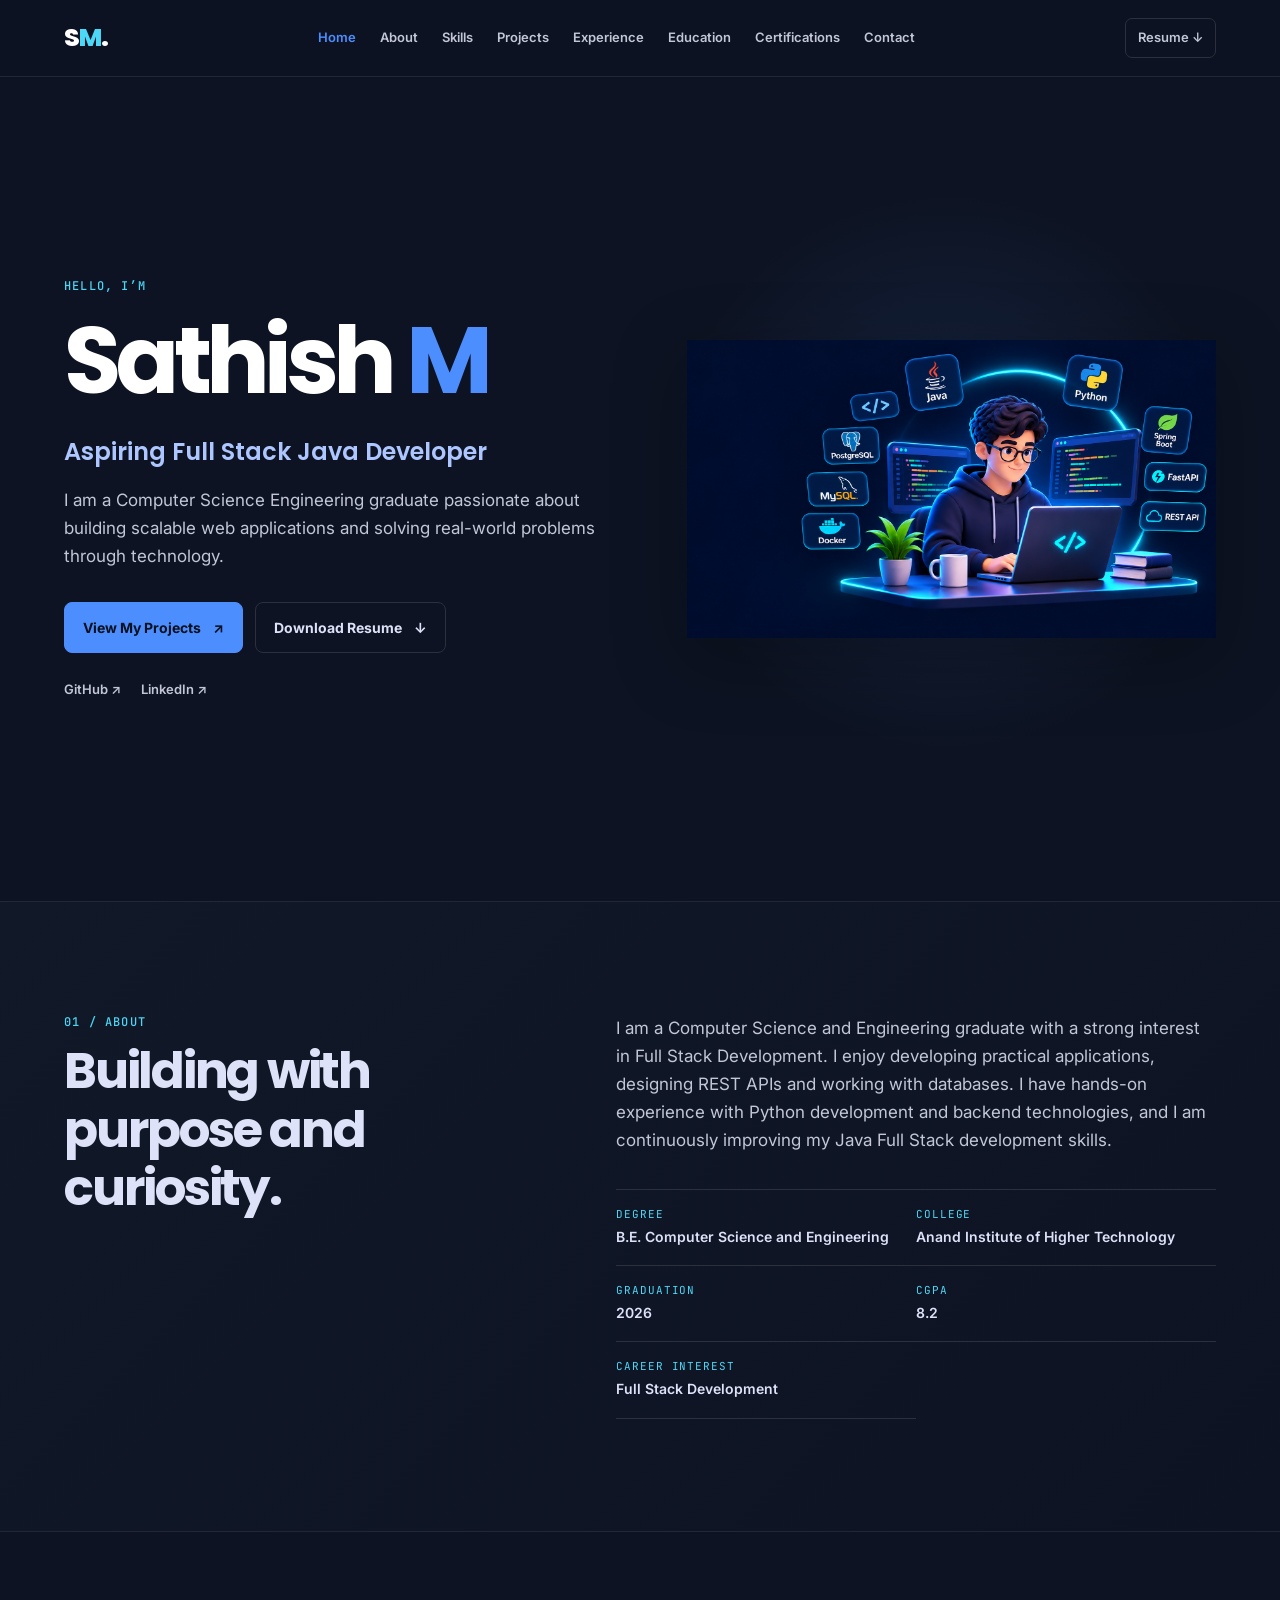
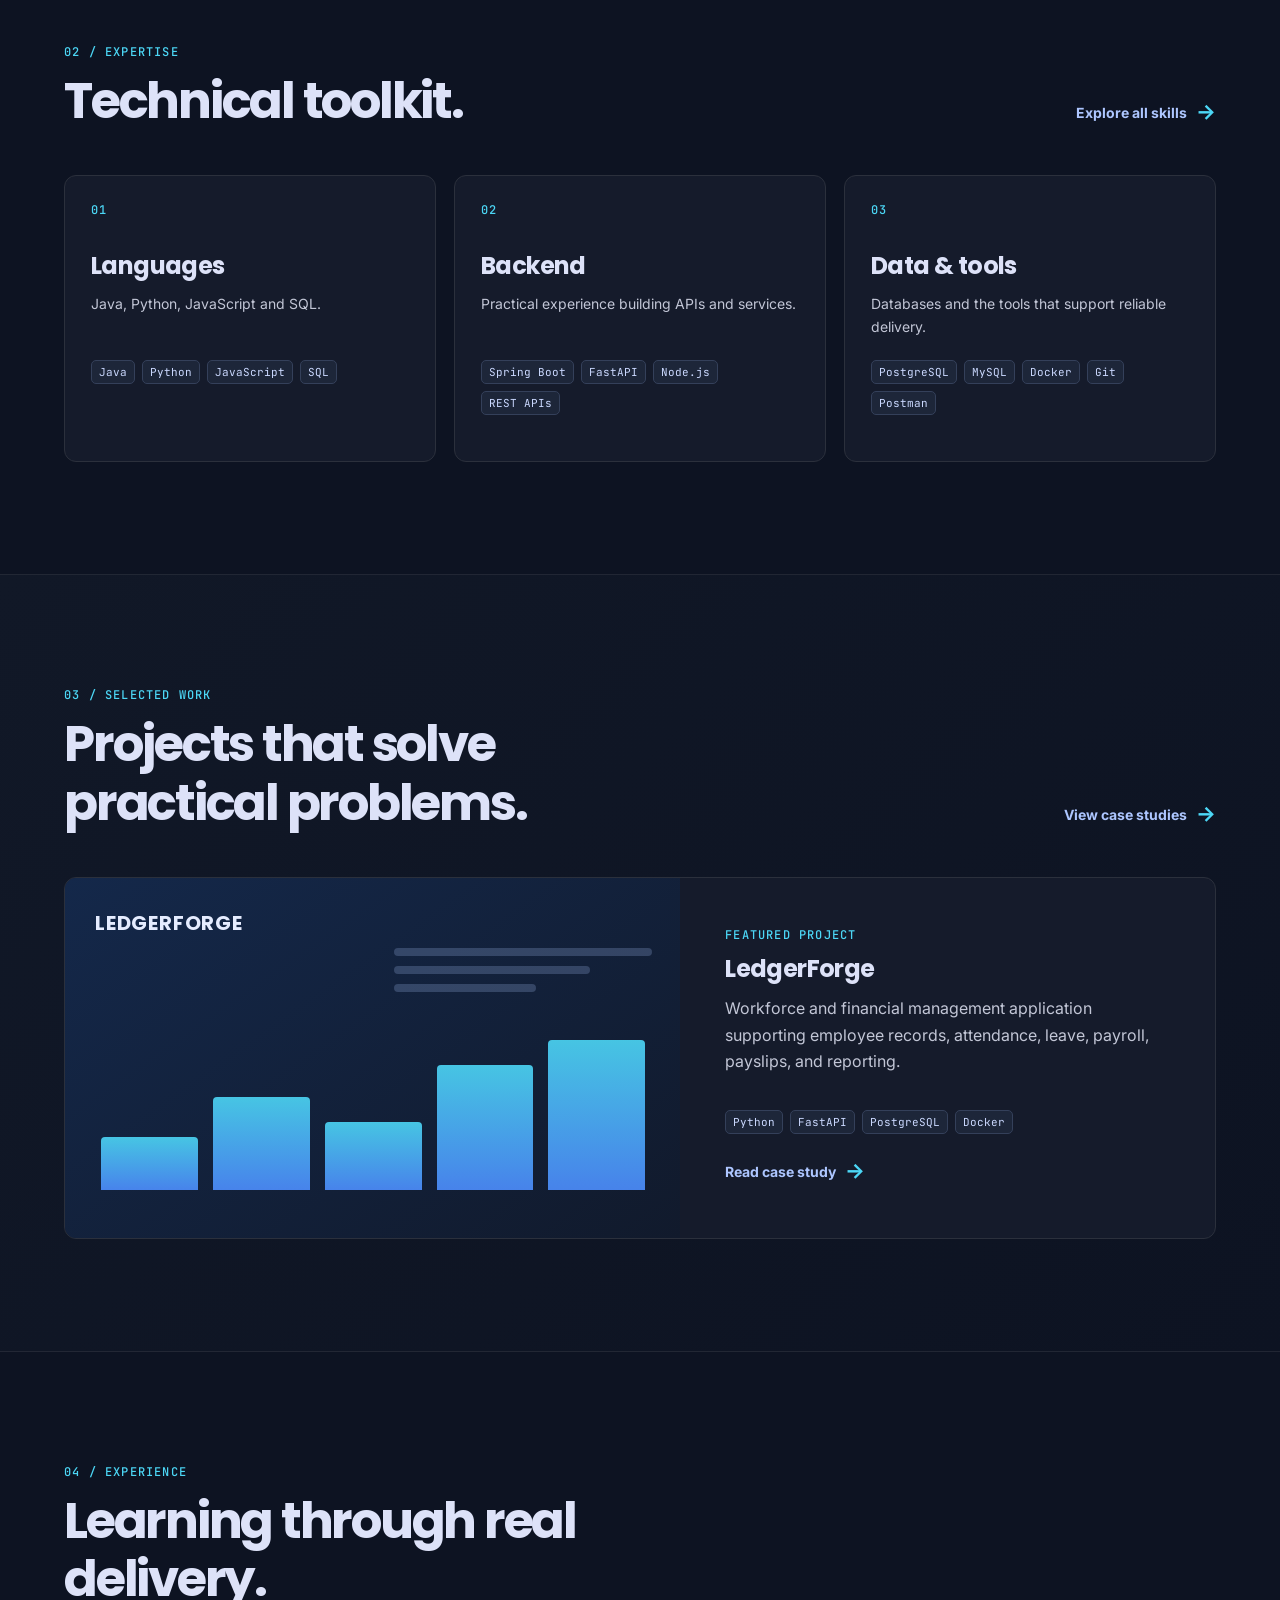
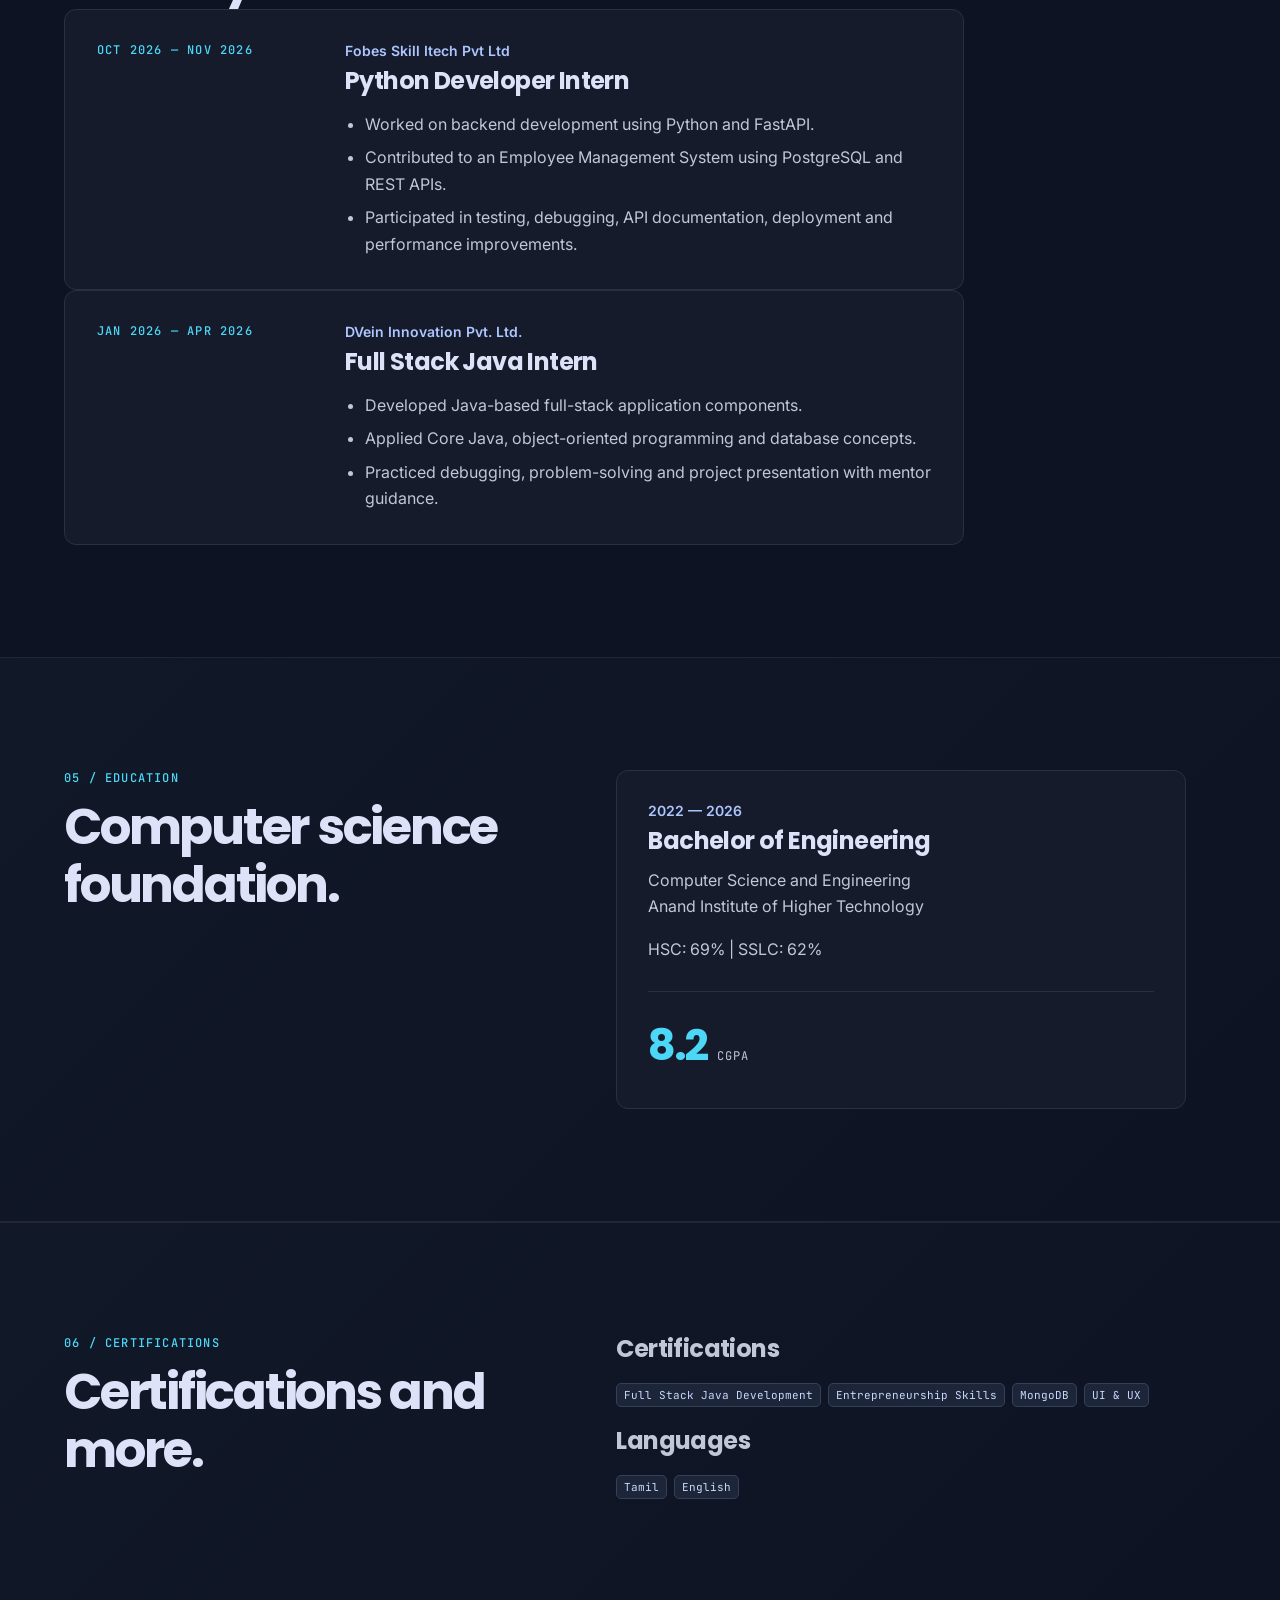
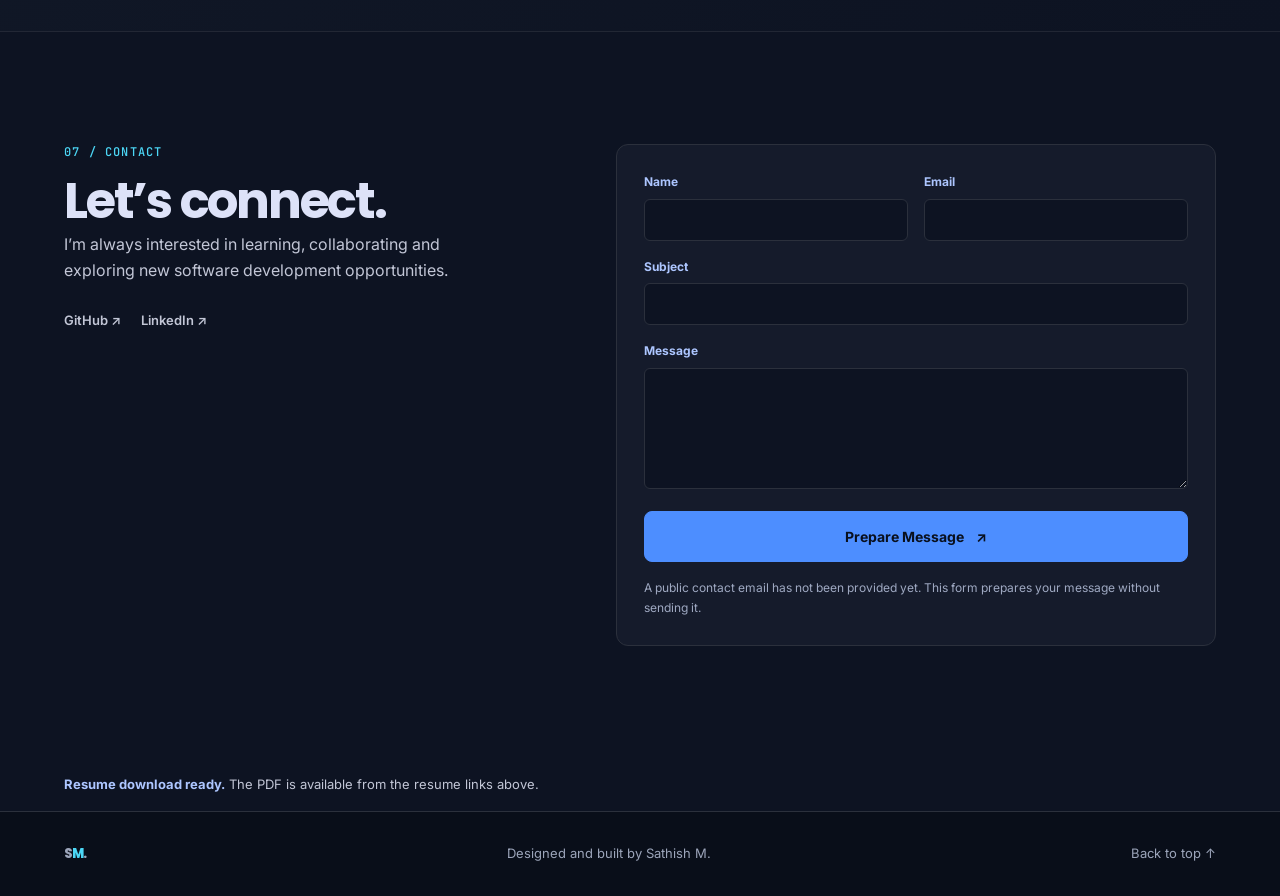
<file: index.html>
<!doctype html>
<html lang="en">
<head>
  <meta charset="UTF-8">
  <meta name="viewport" content="width=device-width, initial-scale=1.0">
  <meta name="description" content="Sathish M — aspiring Full Stack Java Developer portfolio featuring backend, web development, and project work.">
  <meta property="og:title" content="Sathish M | Full Stack Java Developer Portfolio">
  <meta property="og:description" content="Explore Sathish M's projects, technical skills, education, and internship experience.">
  <meta property="og:type" content="website">
  <title>Sathish M | Full Stack Java Developer Portfolio</title>
  <link rel="preconnect" href="https://fonts.googleapis.com">
  <link rel="preconnect" href="https://fonts.gstatic.com" crossorigin>
  <link href="https://fonts.googleapis.com/css2?family=Inter:wght@400;500;600;700&family=JetBrains+Mono:wght@400;500;600&family=Poppins:wght@600;700;800&display=swap" rel="stylesheet">
  <link rel="stylesheet" href="css/style.css">
  <script src="js/main.js" defer></script>
</head>
<body>
  <a class="skip-link" href="#main-content">Skip to main content</a>
  <header class="site-header">
    <div class="container nav-wrap">
      <a class="brand" href="index.html" aria-label="Sathish M home">S<span>M</span>.</a>
      <button class="menu-toggle" type="button" aria-expanded="false" aria-controls="primary-nav"><span></span><span></span><span></span><span class="sr-only">Open navigation</span></button>
      <nav id="primary-nav" class="primary-nav" aria-label="Primary navigation">
        <a class="active" href="index.html">Home</a><a href="#about">About</a><a href="skills.html">Skills</a><a href="projects.html">Projects</a><a href="#experience">Experience</a><a href="#education">Education</a><a href="#certifications">Certifications</a><a href="#contact">Contact</a>
      </nav>
      <a class="nav-resume" href="assets/resume/sathish-m-resume.pdf" download="Sathish_M_Resume.pdf">Resume <span aria-hidden="true">↓</span></a>
    </div>
  </header>
  <main id="main-content">
    <section class="hero section">
      <div class="container hero-grid">
        <div class="hero-copy reveal">
          <p class="eyebrow">HELLO, I’M</p><h1>Sathish <span>M</span></h1>
          <p class="hero-title">Aspiring Full Stack Java Developer</p>
          <p class="lead">I am a Computer Science Engineering graduate passionate about building scalable web applications and solving real-world problems through technology.</p>
          <div class="actions"><a class="button button-primary" href="projects.html">View My Projects <span aria-hidden="true">↗</span></a><a class="button button-secondary" href="assets/resume/sathish-m-resume.pdf" download="Sathish_M_Resume.pdf">Download Resume <span aria-hidden="true">↓</span></a></div>
          <div class="socials" aria-label="Social links"><a href="https://github.com/sathish220" target="_blank" rel="noreferrer" aria-label="Sathish M on GitHub">GitHub <span aria-hidden="true">↗</span></a><a href="https://www.linkedin.com/in/sathish-m-375aa3284" target="_blank" rel="noreferrer" aria-label="Sathish M on LinkedIn">LinkedIn <span aria-hidden="true">↗</span></a></div>
        </div>
        <div class="hero-art reveal"><img class="hero-image" src="assets/images/hero-developer.png" alt="3D illustration of a software developer coding at a laptop, surrounded by technology icons"></div></div>
    </section>
    <section id="about" class="section section-alt"><div class="container split-layout"><div class="section-heading reveal"><p class="eyebrow">01 / ABOUT</p><h2>Building with purpose and curiosity.</h2></div><div class="about-copy reveal"><p>I am a Computer Science and Engineering graduate with a strong interest in Full Stack Development. I enjoy developing practical applications, designing REST APIs and working with databases. I have hands-on experience with Python development and backend technologies, and I am continuously improving my Java Full Stack development skills.</p><dl class="facts"><div><dt>Degree</dt><dd>B.E. Computer Science and Engineering</dd></div><div><dt>College</dt><dd>Anand Institute of Higher Technology</dd></div><div><dt>Graduation</dt><dd>2026</dd></div><div><dt>CGPA</dt><dd>8.2</dd></div><div><dt>Career interest</dt><dd>Full Stack Development</dd></div></dl></div></div></section>
    <section id="skills" class="section"><div class="container"><div class="section-heading heading-row reveal"><div><p class="eyebrow">02 / EXPERTISE</p><h2>Technical toolkit.</h2></div><a class="text-link" href="skills.html">Explore all skills <span>→</span></a></div><div class="skill-grid"><article class="skill-card reveal"><p class="card-number">01</p><h3>Languages</h3><p>Java, Python, JavaScript and SQL.</p><div class="tags"><span>Java</span><span>Python</span><span>JavaScript</span><span>SQL</span></div></article><article class="skill-card reveal"><p class="card-number">02</p><h3>Backend</h3><p>Practical experience building APIs and services.</p><div class="tags"><span>Spring Boot</span><span>FastAPI</span><span>Node.js</span><span>REST APIs</span></div></article><article class="skill-card reveal"><p class="card-number">03</p><h3>Data &amp; tools</h3><p>Databases and the tools that support reliable delivery.</p><div class="tags"><span>PostgreSQL</span><span>MySQL</span><span>Docker</span><span>Git</span><span>Postman</span></div></article></div></div></section>
    <section id="projects" class="section section-alt"><div class="container"><div class="section-heading heading-row reveal"><div><p class="eyebrow">03 / SELECTED WORK</p><h2>Projects that solve practical problems.</h2></div><a class="text-link" href="projects.html">View case studies <span>→</span></a></div><div class="featured-project reveal"><div class="project-visual visual-ledger"><span class="visual-label">LEDGERFORGE</span><div class="ledger-chart"><i></i><i></i><i></i><i></i><i></i></div><div class="ledger-lines"><b></b><b></b><b></b></div></div><div class="project-info"><p class="eyebrow">FEATURED PROJECT</p><h3>LedgerForge</h3><p>Workforce and financial management application supporting employee records, attendance, leave, payroll, payslips, and reporting.</p><div class="tags"><span>Python</span><span>FastAPI</span><span>PostgreSQL</span><span>Docker</span></div><a class="text-link" href="projects.html#ledgerforge">Read case study <span>→</span></a></div></div></div></section>
    <section id="experience" class="section"><div class="container"><div class="section-heading reveal"><p class="eyebrow">04 / EXPERIENCE</p><h2>Learning through real delivery.</h2></div><article class="timeline-card reveal"><div class="timeline-date">OCT 2026 — NOV 2026</div><div><p class="role-company">Fobes Skill Itech Pvt Ltd</p><h3>Python Developer Intern</h3><ul><li>Worked on backend development using Python and FastAPI.</li><li>Contributed to an Employee Management System using PostgreSQL and REST APIs.</li><li>Participated in testing, debugging, API documentation, deployment and performance improvements.</li></ul></div></article><article class="timeline-card reveal"><div class="timeline-date">JAN 2026 — APR 2026</div><div><p class="role-company">DVein Innovation Pvt. Ltd.</p><h3>Full Stack Java Intern</h3><ul><li>Developed Java-based full-stack application components.</li><li>Applied Core Java, object-oriented programming and database concepts.</li><li>Practiced debugging, problem-solving and project presentation with mentor guidance.</li></ul></div></article></div></section>
    <section id="education" class="section section-alt"><div class="container split-layout"><div class="section-heading reveal"><p class="eyebrow">05 / EDUCATION</p><h2>Computer science foundation.</h2></div><article class="education-card reveal"><p class="role-company">2022 — 2026</p><h3>Bachelor of Engineering</h3><p>Computer Science and Engineering<br>Anand Institute of Higher Technology</p><p>HSC: 69% | SSLC: 62%</p><p class="metric"><strong>8.2</strong><span>CGPA</span></p></article></div></section>
    <section id="certifications" class="section section-alt"><div class="container split-layout"><div class="section-heading reveal"><p class="eyebrow">06 / CERTIFICATIONS</p><h2>Certifications and more.</h2></div><div class="about-copy reveal"><h3>Certifications</h3><div class="tags"><span>Full Stack Java Development</span><span>Entrepreneurship Skills</span><span>MongoDB</span><span>UI &amp; UX</span></div><h3>Languages</h3><div class="tags"><span>Tamil</span><span>English</span></div></div></div></section><section id="contact" class="section"><div class="container contact-layout"><div class="section-heading reveal"><p class="eyebrow">07 / CONTACT</p><h2>Let’s connect.</h2><p>I’m always interested in learning, collaborating and exploring new software development opportunities.</p><div class="contact-links"><a href="https://github.com/sathish220" target="_blank" rel="noreferrer">GitHub <span>↗</span></a><a href="https://www.linkedin.com/in/sathish-m-375aa3284" target="_blank" rel="noreferrer">LinkedIn <span>↗</span></a></div></div><form class="contact-form reveal" data-contact-form><label>Name<input name="name" autocomplete="name" required></label><label>Email<input name="email" type="email" autocomplete="email" required></label><label>Subject<input name="subject" required></label><label>Message<textarea name="message" rows="5" required></textarea></label><button class="button button-primary" type="submit">Prepare Message <span aria-hidden="true">↗</span></button><p class="form-note" data-form-status aria-live="polite">A public contact email has not been provided yet. This form prepares your message without sending it.</p></form></div></section>
  </main>
  <div id="resume-notice" class="notice container" role="status"><strong>Resume download ready.</strong> The PDF is available from the resume links above.</div>
  <footer class="site-footer"><div class="container footer-content"><a class="brand" href="index.html">S<span>M</span>.</a><p>Designed and built by Sathish M.</p><a href="#main-content">Back to top ↑</a></div></footer>
</body>
</html>
</file>
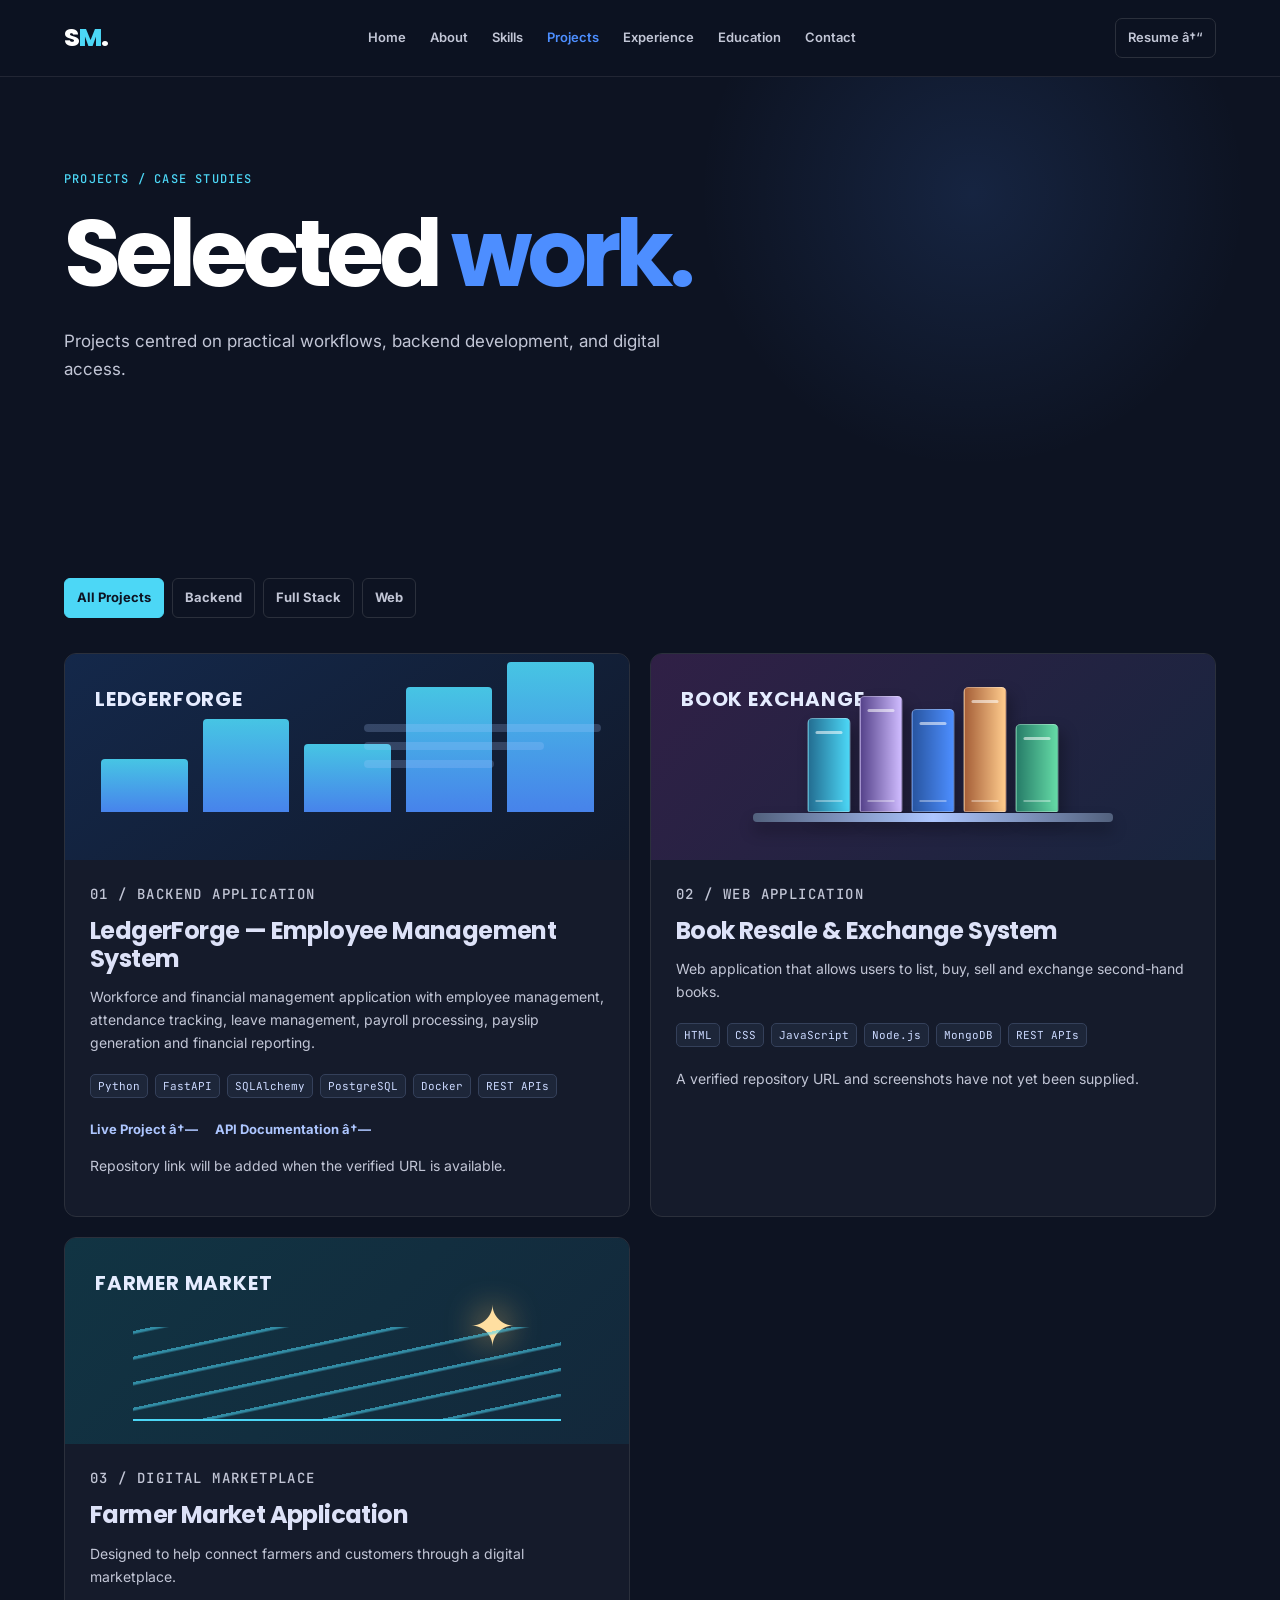
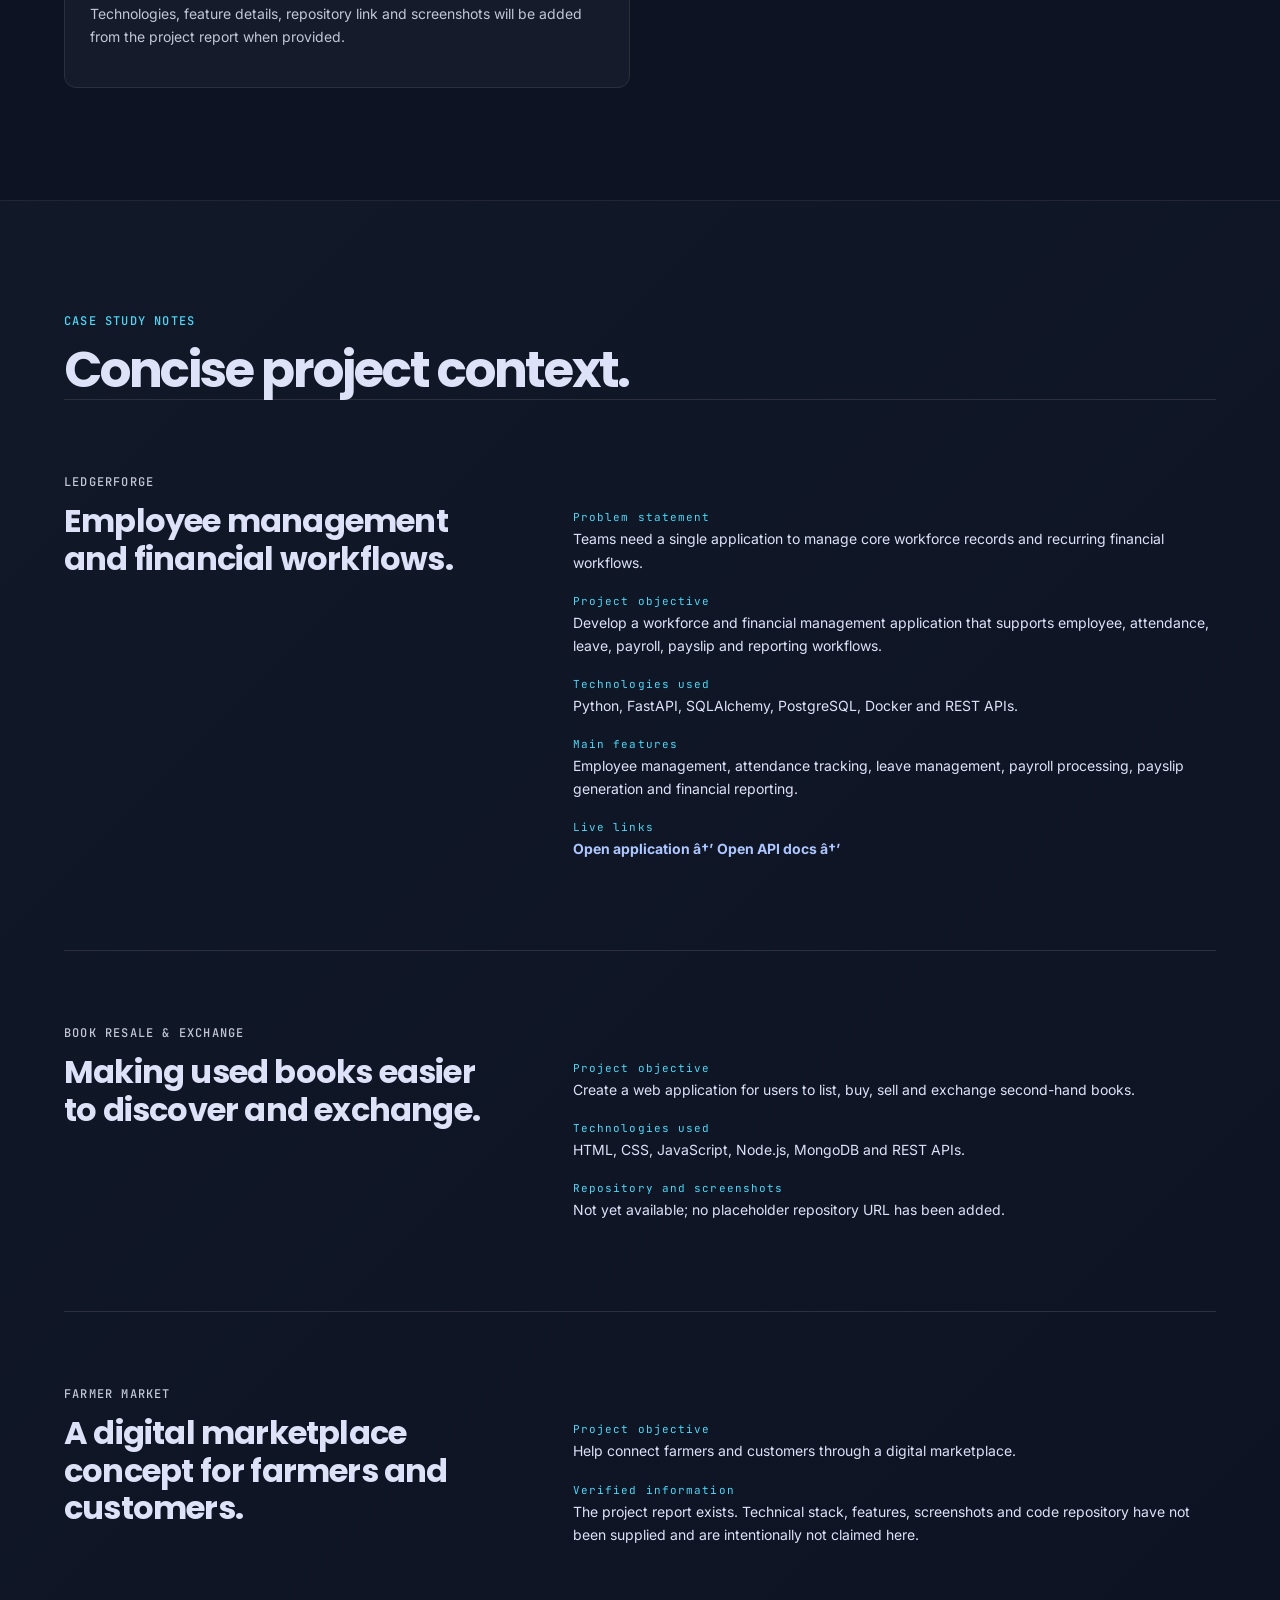
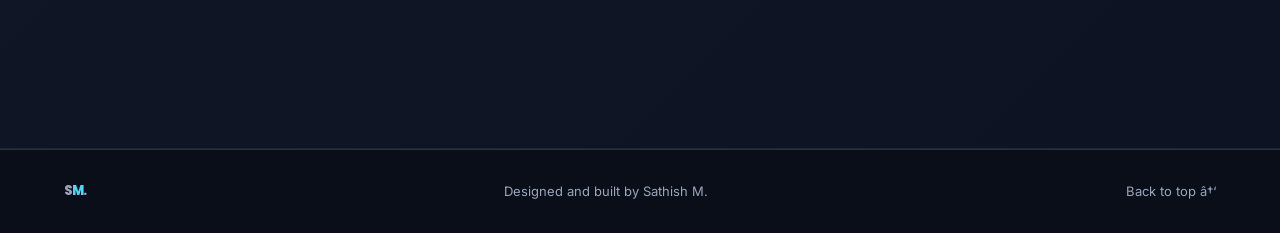
<file: projects.html>
﻿<!doctype html>
<html lang="en">
<head>
  <meta charset="UTF-8"><meta name="viewport" content="width=device-width, initial-scale=1.0">
  <meta name="description" content="Case studies for Sathish M's software development projects.">
  <meta property="og:title" content="Projects | Sathish M"><meta property="og:type" content="website">
  <title>Projects | Sathish M Portfolio</title>
  <link rel="preconnect" href="https://fonts.googleapis.com"><link rel="preconnect" href="https://fonts.gstatic.com" crossorigin>
  <link href="https://fonts.googleapis.com/css2?family=Inter:wght@400;500;600;700&family=JetBrains+Mono:wght@400;500;600&family=Poppins:wght@600;700;800&display=swap" rel="stylesheet">
  <link rel="stylesheet" href="css/style.css"><script src="js/main.js" defer></script>
</head>
<body>
  <a class="skip-link" href="#main-content">Skip to main content</a>
  <header class="site-header"><div class="container nav-wrap"><a class="brand" href="index.html" aria-label="Sathish M home">S<span>M</span>.</a><button class="menu-toggle" type="button" aria-expanded="false" aria-controls="primary-nav"><span></span><span></span><span></span><span class="sr-only">Open navigation</span></button><nav id="primary-nav" class="primary-nav" aria-label="Primary navigation"><a href="index.html">Home</a><a href="index.html#about">About</a><a href="skills.html">Skills</a><a class="active" href="projects.html">Projects</a><a href="index.html#experience">Experience</a><a href="index.html#education">Education</a><a href="index.html#contact">Contact</a></nav><a class="nav-resume" href="assets/resume/sathish-m-resume.pdf" download="Sathish_M_Resume.pdf">Resume <span aria-hidden="true">â†“</span></a></div></header>
  <main id="main-content">
    <section class="page-hero"><div class="container reveal"><p class="eyebrow">PROJECTS / CASE STUDIES</p><h1>Selected <span>work.</span></h1><p>Projects centred on practical workflows, backend development, and digital access.</p></div></section>
    <section class="section"><div class="container"><div class="filters" role="toolbar" aria-label="Filter projects"><button class="filter-button active" type="button" data-filter="all">All Projects</button><button class="filter-button" type="button" data-filter="backend">Backend</button><button class="filter-button" type="button" data-filter="fullstack">Full Stack</button><button class="filter-button" type="button" data-filter="web">Web</button></div>
      <div class="projects-grid">
        <article id="ledgerforge" class="project-card" data-category="backend fullstack"><div class="project-visual visual-ledger"><span class="visual-label">LEDGERFORGE</span><div class="ledger-chart"><i></i><i></i><i></i><i></i><i></i></div><div class="ledger-lines"><b></b><b></b><b></b></div></div><div class="project-card-body"><p class="eyebrow">01 / BACKEND APPLICATION</p><h3>LedgerForge — Employee Management System</h3><p>Workforce and financial management application with employee management, attendance tracking, leave management, payroll processing, payslip generation and financial reporting.</p><div class="tags"><span>Python</span><span>FastAPI</span><span>SQLAlchemy</span><span>PostgreSQL</span><span>Docker</span><span>REST APIs</span></div><div class="project-actions"><a href="https://ledgerforge-on97.onrender.com" target="_blank" rel="noreferrer">Live Project â†—</a><a href="https://ledgerforge-on97.onrender.com/docs" target="_blank" rel="noreferrer">API Documentation â†—</a></div><p class="case-note">Repository link will be added when the verified URL is available.</p></div></article>
        <article class="project-card" data-category="fullstack web"><div class="project-visual visual-books"><span class="visual-label">BOOK EXCHANGE</span><div class="book-shelf"><span class="book book-one"></span><span class="book book-two"></span><span class="book book-three"></span><span class="book book-four"></span><span class="book book-five"></span></div><div class="shelf-base"></div></div><div class="project-card-body"><p class="eyebrow">02 / WEB APPLICATION</p><h3>Book Resale &amp; Exchange System</h3><p>Web application that allows users to list, buy, sell and exchange second-hand books.</p><div class="tags"><span>HTML</span><span>CSS</span><span>JavaScript</span><span>Node.js</span><span>MongoDB</span><span>REST APIs</span></div><p class="case-note">A verified repository URL and screenshots have not yet been supplied.</p></div></article>
        <article class="project-card" data-category="web"><div class="project-visual visual-farmer"><span class="visual-label">FARMER MARKET</span></div><div class="project-card-body"><p class="eyebrow">03 / DIGITAL MARKETPLACE</p><h3>Farmer Market Application</h3><p>Designed to help connect farmers and customers through a digital marketplace.</p><p class="case-note">Technologies, feature details, repository link and screenshots will be added from the project report when provided.</p></div></article>
      </div>
    </div></section>
    <section class="section section-alt"><div class="container"><div class="section-heading"><p class="eyebrow">CASE STUDY NOTES</p><h2>Concise project context.</h2></div>
      <article class="case-study"><div class="case-study-grid"><div><p class="eyebrow">LEDGERFORGE</p><h3>Employee management and financial workflows.</h3></div><dl><dt>Problem statement</dt><dd>Teams need a single application to manage core workforce records and recurring financial workflows.</dd><dt>Project objective</dt><dd>Develop a workforce and financial management application that supports employee, attendance, leave, payroll, payslip and reporting workflows.</dd><dt>Technologies used</dt><dd>Python, FastAPI, SQLAlchemy, PostgreSQL, Docker and REST APIs.</dd><dt>Main features</dt><dd>Employee management, attendance tracking, leave management, payroll processing, payslip generation and financial reporting.</dd><dt>Live links</dt><dd><a class="text-link" href="https://ledgerforge-on97.onrender.com" target="_blank" rel="noreferrer">Open application â†’</a> <a class="text-link" href="https://ledgerforge-on97.onrender.com/docs" target="_blank" rel="noreferrer">Open API docs â†’</a></dd></dl></div></article>
      <article class="case-study"><div class="case-study-grid"><div><p class="eyebrow">BOOK RESALE &amp; EXCHANGE</p><h3>Making used books easier to discover and exchange.</h3></div><dl><dt>Project objective</dt><dd>Create a web application for users to list, buy, sell and exchange second-hand books.</dd><dt>Technologies used</dt><dd>HTML, CSS, JavaScript, Node.js, MongoDB and REST APIs.</dd><dt>Repository and screenshots</dt><dd>Not yet available; no placeholder repository URL has been added.</dd></dl></div></article>
      <article class="case-study"><div class="case-study-grid"><div><p class="eyebrow">FARMER MARKET</p><h3>A digital marketplace concept for farmers and customers.</h3></div><dl><dt>Project objective</dt><dd>Help connect farmers and customers through a digital marketplace.</dd><dt>Verified information</dt><dd>The project report exists. Technical stack, features, screenshots and code repository have not been supplied and are intentionally not claimed here.</dd></dl></div></article>
    </div></section>
  </main>
  <footer class="site-footer"><div class="container footer-content"><a class="brand" href="index.html">S<span>M</span>.</a><p>Designed and built by Sathish M.</p><a href="#main-content">Back to top â†‘</a></div></footer>
</body></html>
</file>
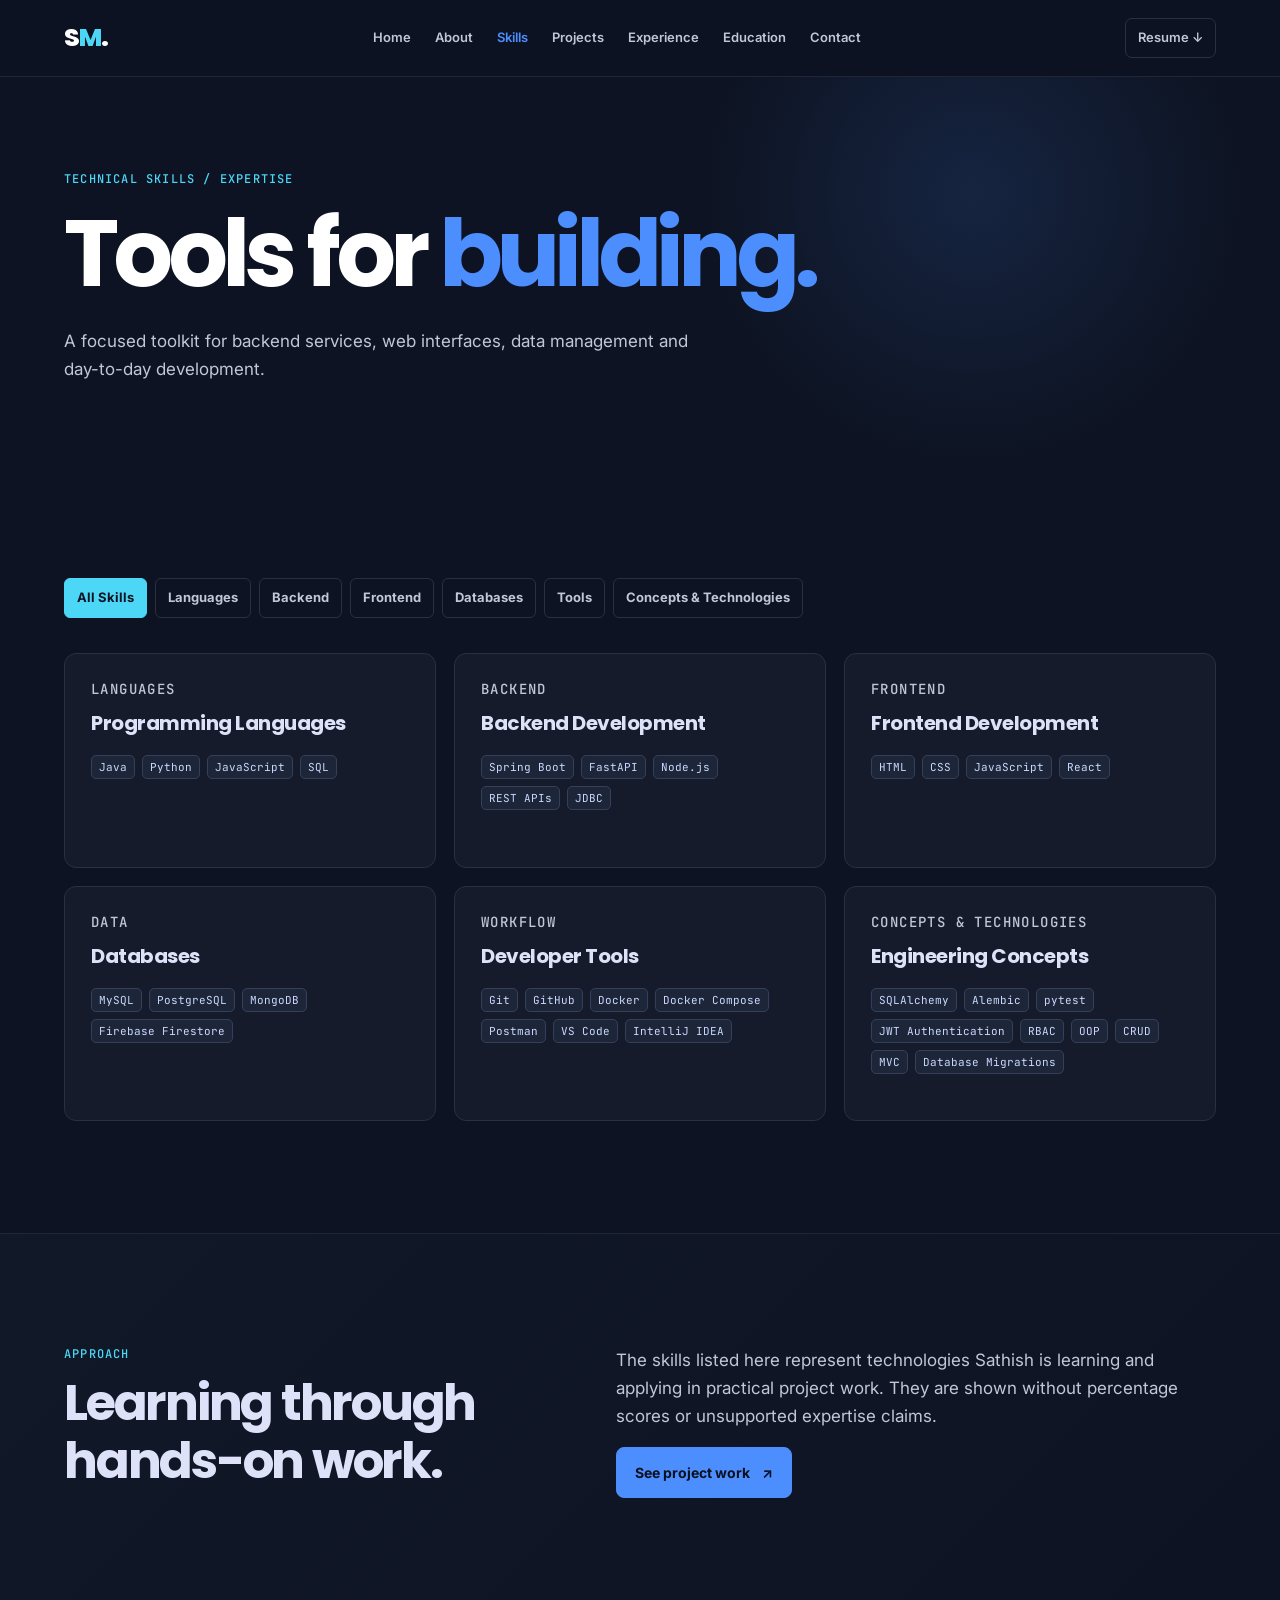
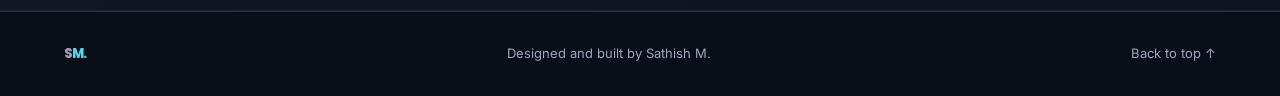
<file: skills.html>
<!doctype html>
<html lang="en">
<head>
  <meta charset="UTF-8"><meta name="viewport" content="width=device-width, initial-scale=1.0">
  <meta name="description" content="Technical skills and expertise of Sathish M, aspiring Full Stack Java Developer.">
  <meta property="og:title" content="Technical Skills | Sathish M"><meta property="og:type" content="website">
  <title>Technical Skills | Sathish M Portfolio</title>
  <link rel="preconnect" href="https://fonts.googleapis.com"><link rel="preconnect" href="https://fonts.gstatic.com" crossorigin>
  <link href="https://fonts.googleapis.com/css2?family=Inter:wght@400;500;600;700&family=JetBrains+Mono:wght@400;500;600&family=Poppins:wght@600;700;800&display=swap" rel="stylesheet">
  <link rel="stylesheet" href="css/style.css"><script src="js/main.js" defer></script>
</head>
<body>
  <a class="skip-link" href="#main-content">Skip to main content</a>
  <header class="site-header"><div class="container nav-wrap"><a class="brand" href="index.html" aria-label="Sathish M home">S<span>M</span>.</a><button class="menu-toggle" type="button" aria-expanded="false" aria-controls="primary-nav"><span></span><span></span><span></span><span class="sr-only">Open navigation</span></button><nav id="primary-nav" class="primary-nav" aria-label="Primary navigation"><a href="index.html">Home</a><a href="index.html#about">About</a><a class="active" href="skills.html">Skills</a><a href="projects.html">Projects</a><a href="index.html#experience">Experience</a><a href="index.html#education">Education</a><a href="index.html#contact">Contact</a></nav><a class="nav-resume" href="assets/resume/sathish-m-resume.pdf" download="Sathish_M_Resume.pdf">Resume <span aria-hidden="true">↓</span></a></div></header>
  <main id="main-content">
    <section class="page-hero"><div class="container"><p class="eyebrow">TECHNICAL SKILLS / EXPERTISE</p><h1>Tools for <span>building.</span></h1><p>A focused toolkit for backend services, web interfaces, data management and day-to-day development.</p></div></section>
    <section class="section"><div class="container"><div class="filters" role="toolbar" aria-label="Filter skills"><button class="filter-button active" type="button" data-filter="all">All Skills</button><button class="filter-button" type="button" data-filter="languages">Languages</button><button class="filter-button" type="button" data-filter="backend">Backend</button><button class="filter-button" type="button" data-filter="frontend">Frontend</button><button class="filter-button" type="button" data-filter="databases">Databases</button><button class="filter-button" type="button" data-filter="tools">Tools</button><button class="filter-button" type="button" data-filter="concepts">Concepts &amp; Technologies</button></div>
      <div class="skills-layout">
        <article class="skill-detail" data-category="languages"><p class="eyebrow">LANGUAGES</p><h3>Programming Languages</h3><div class="tags"><span>Java</span><span>Python</span><span>JavaScript</span><span>SQL</span></div></article>
        <article class="skill-detail" data-category="backend"><p class="eyebrow">BACKEND</p><h3>Backend Development</h3><div class="tags"><span>Spring Boot</span><span>FastAPI</span><span>Node.js</span><span>REST APIs</span><span>JDBC</span></div></article>
        <article class="skill-detail" data-category="frontend"><p class="eyebrow">FRONTEND</p><h3>Frontend Development</h3><div class="tags"><span>HTML</span><span>CSS</span><span>JavaScript</span><span>React</span></div></article>
        <article class="skill-detail" data-category="databases"><p class="eyebrow">DATA</p><h3>Databases</h3><div class="tags"><span>MySQL</span><span>PostgreSQL</span><span>MongoDB</span><span>Firebase Firestore</span></div></article>
        <article class="skill-detail" data-category="tools"><p class="eyebrow">WORKFLOW</p><h3>Developer Tools</h3><div class="tags"><span>Git</span><span>GitHub</span><span>Docker</span><span>Docker Compose</span><span>Postman</span><span>VS Code</span><span>IntelliJ IDEA</span></div></article>
        <article class="skill-detail" data-category="concepts"><p class="eyebrow">CONCEPTS &amp; TECHNOLOGIES</p><h3>Engineering Concepts</h3><div class="tags"><span>SQLAlchemy</span><span>Alembic</span><span>pytest</span><span>JWT Authentication</span><span>RBAC</span><span>OOP</span><span>CRUD</span><span>MVC</span><span>Database Migrations</span></div></article>
      </div>
    </div></section>
    <section class="section section-alt"><div class="container split-layout"><div class="section-heading"><p class="eyebrow">APPROACH</p><h2>Learning through hands-on work.</h2></div><div class="about-copy"><p>The skills listed here represent technologies Sathish is learning and applying in practical project work. They are shown without percentage scores or unsupported expertise claims.</p><a class="button button-primary" href="projects.html">See project work <span aria-hidden="true">↗</span></a></div></div></section>
  </main>
  <footer class="site-footer"><div class="container footer-content"><a class="brand" href="index.html">S<span>M</span>.</a><p>Designed and built by Sathish M.</p><a href="#main-content">Back to top ↑</a></div></footer>
</body></html>
</file>
<file: css/style.css>
:root{--bg:#0d1322;--low:#151b2b;--medium:#191f2f;--high:#242a3a;--blue:#4d8eff;--light:#adc6ff;--cyan:#4cd7f6;--purple:#d0bcff;--text:#dde2f8;--muted:#c2c6d6;--border:#2b303c;--display:'Poppins',sans-serif;--body:'Inter',sans-serif;--mono:'JetBrains Mono',monospace}
.sr-only{position:absolute;width:1px;height:1px;padding:0;margin:-1px;overflow:hidden;clip:rect(0,0,0,0);white-space:nowrap;border:0}
*{box-sizing:border-box}html{scroll-behavior:smooth}body{margin:0;overflow-x:hidden;background:var(--bg);color:var(--text);font-family:var(--body);font-size:16px;line-height:1.65}a{color:inherit;text-decoration:none}button,input,textarea{font:inherit}.container{width:min(1152px,calc(100% - 48px));margin:auto}.section{padding:112px 0}.section-alt{background:linear-gradient(135deg,#111827 0%,#0d1322 100%);border-block:1px solid rgba(43,48,60,.65)}.skip-link{position:absolute;left:-999px;top:12px;background:#fff;color:#0d1322;padding:10px 16px;border-radius:6px;z-index:10}.skip-link:focus{left:12px}.site-header{position:sticky;top:0;z-index:20;background:rgba(13,19,34,.87);backdrop-filter:blur(16px);border-bottom:1px solid rgba(43,48,60,.72)}.nav-wrap{height:76px;display:flex;align-items:center;gap:28px}.brand{font:800 25px var(--display);letter-spacing:-1px;color:#fff}.brand span{color:var(--cyan)}.primary-nav{display:flex;align-items:center;justify-content:center;gap:24px;flex:1}.primary-nav a,.nav-resume{font-size:13px;font-weight:600;color:var(--muted);transition:color .2s}.primary-nav a:hover,.primary-nav .active,.nav-resume:hover{color:#fff}.primary-nav .active{color:var(--blue)}.nav-resume{border:1px solid var(--border);padding:8px 12px;border-radius:7px;white-space:nowrap}.menu-toggle{display:none}.eyebrow,.card-number,.timeline-date{font:500 12px var(--mono);letter-spacing:.1em;color:var(--cyan)}h1,h2,h3,p{margin-top:0}h1,h2,h3{font-family:var(--display);line-height:1.17}h1{font-size:clamp(52px,8vw,94px);letter-spacing:-.06em;margin:4px 0 18px;color:#fff}h1 span{color:var(--blue)}h2{font-size:clamp(32px,4.2vw,50px);letter-spacing:-.045em;margin:8px 0 0;max-width:640px}h3{font-size:24px;letter-spacing:-.025em;margin-bottom:12px}.hero{min-height:calc(100vh - 76px);display:flex;align-items:center;position:relative;background:radial-gradient(circle at 74% 48%,rgba(77,142,255,.15),transparent 27%),var(--bg)}.hero-grid{display:grid;grid-template-columns:1.02fr .98fr;align-items:center;gap:72px}.hero-title{font:600 clamp(18px,2vw,24px) var(--display);color:var(--light);margin-bottom:17px}.lead{max-width:580px;color:var(--muted);font-size:17px}.actions{display:flex;gap:12px;flex-wrap:wrap;margin:31px 0 28px}.button{display:inline-flex;align-items:center;gap:12px;border-radius:8px;padding:13px 18px;font-size:14px;font-weight:700;transition:transform .2s,background .2s,border-color .2s;cursor:pointer}.button:hover{transform:translateY(-2px)}.button-primary{background:var(--blue);border:1px solid var(--blue);color:#09101e}.button-primary:hover{background:#6b9fff}.button-secondary{border:1px solid var(--border);color:var(--text);background:transparent}.button-secondary:hover{border-color:var(--blue);background:rgba(77,142,255,.1)}.socials,.contact-links{display:flex;gap:20px;flex-wrap:wrap}.socials a,.contact-links a{font:600 13px var(--body);color:var(--muted);border-bottom:1px solid transparent;padding-bottom:2px}.socials a:hover,.contact-links a:hover{color:#fff;border-color:var(--cyan)}.hero-art{position:relative;min-height:390px;display:grid;place-items:center}.code-window{width:min(100%,460px);overflow:hidden;position:relative;z-index:2;background:#151b2b;border:1px solid #37415b;border-radius:13px;box-shadow:0 28px 70px rgba(0,0,0,.35)}.window-bar{height:45px;border-bottom:1px solid var(--border);display:flex;align-items:center;gap:6px;padding:0 16px}.window-bar i{display:block;width:9px;height:9px;border-radius:50%;background:#ff5e6c}.window-bar i:nth-child(2){background:#ffbd60}.window-bar i:nth-child(3){background:#65dba6}.window-bar span{margin-left:9px;font:11px var(--mono);color:#8591ad}.code-window pre{padding:26px 27px;margin:0;min-height:245px;overflow:auto;color:#d1dcff;font:13px/1.85 var(--mono)}.code-window b{color:#d0bcff}.code-window em{color:#4cd7f6;font-style:normal}.code-window strong{color:#adc6ff;font-weight:500}.orbit{position:absolute;border:1px solid rgba(77,142,255,.22);border-radius:50%;z-index:1}.orbit-one{width:460px;height:460px}.orbit-two{width:345px;height:345px;border-color:rgba(76,215,246,.18)}.floating-card{position:absolute;z-index:3;padding:9px 12px;background:#242a3a;border:1px solid #3b4863;border-radius:7px;color:var(--cyan);font:12px var(--mono);box-shadow:0 12px 32px rgba(0,0,0,.25)}.card-java{left:0;top:65px}.card-api{right:0;bottom:66px}.terminal-dot{position:absolute;right:15px;top:36px;color:var(--blue);font:700 33px var(--mono);z-index:3}.split-layout{display:grid;grid-template-columns:.86fr 1.14fr;gap:100px}.about-copy{color:var(--muted);font-size:17px}.facts{display:grid;grid-template-columns:1fr 1fr;gap:0;margin:35px 0 0;border-top:1px solid var(--border)}.facts div{padding:17px 0;border-bottom:1px solid var(--border)}.facts div:nth-child(odd){padding-right:18px}.facts dt{font:11px var(--mono);letter-spacing:.08em;text-transform:uppercase;color:var(--cyan);margin-bottom:4px}.facts dd{margin:0;color:var(--text);font-size:14px;font-weight:600}.heading-row{display:flex;align-items:end;justify-content:space-between;gap:30px;margin-bottom:45px}.text-link{display:inline-flex;align-items:center;gap:9px;color:var(--light);font-weight:700;font-size:14px;white-space:nowrap}.text-link span{color:var(--cyan);font-size:21px;transition:transform .2s}.text-link:hover span{transform:translateX(4px)}.skill-grid{display:grid;grid-template-columns:repeat(3,1fr);gap:18px}.skill-card,.education-card,.timeline-card,.project-card{background:var(--low);border:1px solid var(--border);border-radius:12px}.skill-card{min-height:260px;padding:26px;transition:transform .25s,border-color .25s,background .25s}.skill-card:hover,.project-card:hover{transform:translateY(-5px);border-color:#456caf;background:#192238}.card-number{margin-bottom:34px}.skill-card>p:not(.card-number){font-size:14px;color:var(--muted);min-height:48px}.tags{display:flex;flex-wrap:wrap;gap:7px;margin:20px 0}.tags span{background:#1d2639;border:1px solid #34405a;border-radius:5px;padding:4px 7px;font:11px var(--mono);color:#cbd9ff}.featured-project{display:grid;grid-template-columns:1.07fr .93fr;gap:0;background:var(--low);border:1px solid var(--border);border-radius:12px;overflow:hidden}.project-visual{min-height:330px;padding:30px;position:relative;background:linear-gradient(145deg,#14284a,#111a2c);overflow:hidden}.visual-label{font:700 20px var(--display);letter-spacing:.04em;color:#e5ecff}.ledger-chart{position:absolute;bottom:48px;left:36px;right:35px;height:150px;display:flex;gap:15px;align-items:end}.ledger-chart i{display:block;flex:1;background:linear-gradient(180deg,var(--cyan),var(--blue));border-radius:4px 4px 0 0;opacity:.9}.ledger-chart i:nth-child(1){height:35%}.ledger-chart i:nth-child(2){height:62%}.ledger-chart i:nth-child(3){height:45%}.ledger-chart i:nth-child(4){height:83%}.ledger-chart i:nth-child(5){height:100%}.ledger-lines{position:absolute;right:28px;top:70px;width:42%;display:grid;gap:10px}.ledger-lines b{height:8px;border-radius:5px;background:rgba(173,198,255,.22)}.ledger-lines b:nth-child(2){width:76%}.ledger-lines b:nth-child(3){width:55%}.project-info{padding:49px 45px;display:flex;flex-direction:column;align-items:start;justify-content:center}.project-info p:not(.eyebrow){color:var(--muted)}.timeline-card{padding:32px;display:grid;grid-template-columns:210px 1fr;gap:38px;max-width:900px}.role-company{font:600 14px var(--body);color:var(--light);margin-bottom:8px}.timeline-card ul{color:var(--muted);padding-left:20px;margin-bottom:0}.timeline-card li+li{margin-top:7px}.education-card{padding:31px;max-width:570px}.education-card>p:not(.role-company):not(.metric){color:var(--muted)}.metric{display:flex;align-items:baseline;gap:10px;margin:29px 0 0;border-top:1px solid var(--border);padding-top:21px}.metric strong{font:700 43px var(--display);letter-spacing:-.06em;color:var(--cyan)}.metric span{font:12px var(--mono);letter-spacing:.08em;color:var(--muted)}.contact-layout{display:grid;grid-template-columns:.86fr 1.14fr;gap:100px}.section-heading>p:not(.eyebrow){color:var(--muted);max-width:450px}.contact-links{margin-top:29px}.contact-form{background:var(--low);border:1px solid var(--border);border-radius:12px;padding:27px;display:grid;grid-template-columns:1fr 1fr;gap:16px}.contact-form label{font-size:12px;font-weight:700;color:var(--light)}.contact-form label:nth-of-type(3),.contact-form label:nth-of-type(4),.contact-form button,.form-note{grid-column:1/-1}.contact-form input,.contact-form textarea{display:block;width:100%;margin-top:7px;background:#0d1322;border:1px solid #2b303c;border-radius:6px;padding:10px 12px;color:var(--text);outline:0;resize:vertical}.contact-form input:focus,.contact-form textarea:focus{border-color:var(--blue);box-shadow:0 0 0 3px rgba(77,142,255,.13)}.contact-form button{justify-content:center;margin-top:6px}.form-note{margin:0;color:#9fa9c2;font-size:12px}.notice{padding:16px 0;color:var(--muted);font-size:13px}.notice strong{color:var(--light)}.notice code{font:11px var(--mono);color:var(--cyan)}.site-footer{padding:31px 0;border-top:1px solid var(--border);background:#090e19}.footer-content{display:flex;justify-content:space-between;align-items:center;gap:15px}.footer-content p,.footer-content>a{margin:0;color:#9ca5ba;font-size:13px}.footer-content>a:hover{color:#fff}.page-hero{padding:94px 0 66px;background:radial-gradient(circle at 76% 30%,rgba(77,142,255,.14),transparent 27%)}.page-hero p:last-child{max-width:650px;color:var(--muted);font-size:17px}.filters{display:flex;gap:8px;flex-wrap:wrap;margin:0 0 35px}.filter-button{border:1px solid var(--border);border-radius:6px;background:transparent;color:var(--muted);padding:8px 12px;font-size:13px;font-weight:700;cursor:pointer}.filter-button:hover,.filter-button.active{color:#0d1322;background:var(--cyan);border-color:var(--cyan)}.projects-grid{display:grid;grid-template-columns:repeat(2,1fr);gap:20px}.project-card{overflow:hidden;transition:transform .25s,border-color .25s,background .25s}.project-card.hidden,.skill-detail.hidden{display:none}.project-card .project-visual{min-height:206px}.visual-books{background:linear-gradient(135deg,#302046,#18253e)}.visual-books:before{content:'';position:absolute;width:60%;height:126px;bottom:27px;left:20%;background:repeating-linear-gradient(90deg,#4cd7f6 0 14px,#d0bcff 14px 25px,#4d8eff 25px 38px,#ffcc8d 38px 46px);border-radius:3px;box-shadow:0 12px 25px rgba(0,0,0,.28)}.visual-farmer{background:linear-gradient(135deg,#113443,#13283b)}.visual-farmer:before{content:'✦';position:absolute;right:20%;top:20%;color:#ffdfa1;font-size:56px;text-shadow:0 0 34px #ffbd60}.visual-farmer:after{content:'';position:absolute;inset:auto 12% 23px;height:45%;background:repeating-linear-gradient(-12deg,transparent 0 21px,rgba(76,215,246,.55) 23px 25px);border-bottom:2px solid var(--cyan)}.project-card-body{padding:25px}.project-card-body p{color:var(--muted);font-size:14px}.project-actions{display:flex;flex-wrap:wrap;gap:17px;margin-top:21px}.project-actions a{font-size:13px;font-weight:700;color:var(--light)}.project-actions a:hover{color:var(--cyan)}.case-note{font-size:12px;color:#9ca5ba;margin-top:14px}.case-study{border-top:1px solid var(--border);padding:74px 0}.case-study-grid{display:grid;grid-template-columns:.8fr 1.2fr;gap:80px}.case-study-grid h3{font-size:32px}.case-study-grid p{color:var(--muted)}.case-study-grid dt{font:11px var(--mono);color:var(--cyan);letter-spacing:.1em;margin:20px 0 3px}.case-study-grid dd{margin:0;color:var(--text);font-size:14px}.skills-layout{display:grid;grid-template-columns:repeat(3,1fr);gap:18px}.skill-detail{min-height:215px;padding:26px;background:var(--low);border:1px solid var(--border);border-radius:12px}.skill-detail h3{font-size:20px}.skill-detail p{color:var(--muted);font-size:14px}@media (max-width:850px){.primary-nav{gap:13px}.nav-resume{display:none}.hero-grid,.split-layout,.contact-layout,.case-study-grid{grid-template-columns:1fr;gap:46px}.hero{min-height:auto}.hero-art{min-height:350px;order:-1}.section{padding:78px 0}.skill-grid,.skills-layout{grid-template-columns:1fr 1fr}.featured-project{grid-template-columns:1fr}.timeline-card{grid-template-columns:1fr;gap:14px}.projects-grid{grid-template-columns:1fr}.contact-layout{gap:36px}}@media (max-width:650px){.container{width:min(100% - 32px,1152px)}.nav-wrap{height:67px}.menu-toggle{display:flex;order:3;flex-direction:column;gap:4px;justify-content:center;width:38px;height:38px;border:1px solid var(--border);border-radius:7px;background:transparent;margin-left:auto}.menu-toggle span:not(.sr-only){display:block;width:17px;height:1px;background:var(--text);margin:auto}.primary-nav{display:none;position:absolute;top:67px;left:0;right:0;padding:18px 16px 22px;background:#111827;border-bottom:1px solid var(--border);flex-direction:column;align-items:stretch;gap:3px}.primary-nav.open{display:flex}.primary-nav a{padding:9px 6px}.hero-grid{gap:20px}.hero-art{min-height:290px}.orbit-one{width:330px;height:330px}.orbit-two{width:250px;height:250px}.code-window pre{padding:18px;font-size:11px;min-height:190px}.code-window{width:95%}.card-java{left:0;top:30px}.card-api{right:0;bottom:26px}.terminal-dot{right:4px;top:8px}.section{padding:64px 0}.heading-row{align-items:start;flex-direction:column;margin-bottom:30px;gap:15px}.facts{grid-template-columns:1fr}.facts div:nth-child(odd){padding-right:0}.skill-grid,.skills-layout{grid-template-columns:1fr}.featured-project .project-visual{min-height:245px}.project-info{padding:31px 25px}.contact-form{grid-template-columns:1fr;padding:21px}.contact-form label{grid-column:1/-1}.footer-content{align-items:start;flex-direction:column;gap:9px}.page-hero{padding:65px 0 42px}}@media (prefers-reduced-motion:reduce){html{scroll-behavior:auto}*,*:before,*:after{animation-duration:.01ms!important;transition-duration:.01ms!important;scroll-behavior:auto!important}}

/* Hero developer illustration */
.hero-art .hero-image {
  display: block;
  position: relative;
  z-index: 2;
  width: 100%;
  max-width: 600px;
  height: auto;
  object-fit: contain;
  filter: drop-shadow(0 20px 35px rgba(0, 0, 0, .25));
}

@media (max-width: 850px) {
  .hero-art .hero-image {
    max-width: 520px;
    margin-inline: auto;
  }
}

@media (max-width: 650px) {
  .hero-art .hero-image {
    max-width: 100%;
  }
}
/* Book Exchange bookshelf illustration */
.visual-books:before {
  display: none;
}

.book-shelf {
  position: absolute;
  bottom: 48px;
  left: 50%;
  transform: translateX(-50%);
  display: flex;
  align-items: flex-end;
  gap: 9px;
  height: 130px;
}

.book {
  display: block;
  width: 43px;
  border-radius: 5px 5px 2px 2px;
  border: 1px solid rgba(255,255,255,.3);
  box-shadow: 5px 8px 15px rgba(0,0,0,.3);
  position: relative;
}

.book:before {
  content: "";
  position: absolute;
  top: 12px;
  left: 7px;
  right: 7px;
  height: 3px;
  background: rgba(255,255,255,.55);
  border-radius: 3px;
}

.book:after {
  content: "";
  position: absolute;
  bottom: 9px;
  left: 7px;
  right: 7px;
  height: 2px;
  background: rgba(255,255,255,.35);
}

.book-one {
  height: 94px;
  background: linear-gradient(90deg,#236d91,#4cd7f6);
}

.book-two {
  height: 116px;
  background: linear-gradient(90deg,#55428a,#d0bcff);
}

.book-three {
  height: 103px;
  background: linear-gradient(90deg,#2855a0,#4d8eff);
}

.book-four {
  height: 125px;
  background: linear-gradient(90deg,#a45e38,#ffcc8d);
}

.book-five {
  height: 88px;
  background: linear-gradient(90deg,#267c68,#65dba6);
}

.shelf-base {
  position: absolute;
  bottom: 38px;
  left: 18%;
  width: 64%;
  height: 9px;
  border-radius: 4px;
  background: linear-gradient(90deg,#52617d,#adc6ff,#52617d);
  box-shadow: 0 9px 15px rgba(0,0,0,.3);
}

@media (max-width: 420px) {
  .book-shelf { gap: 6px; }
  .book { width: 35px; }
}
</file>
